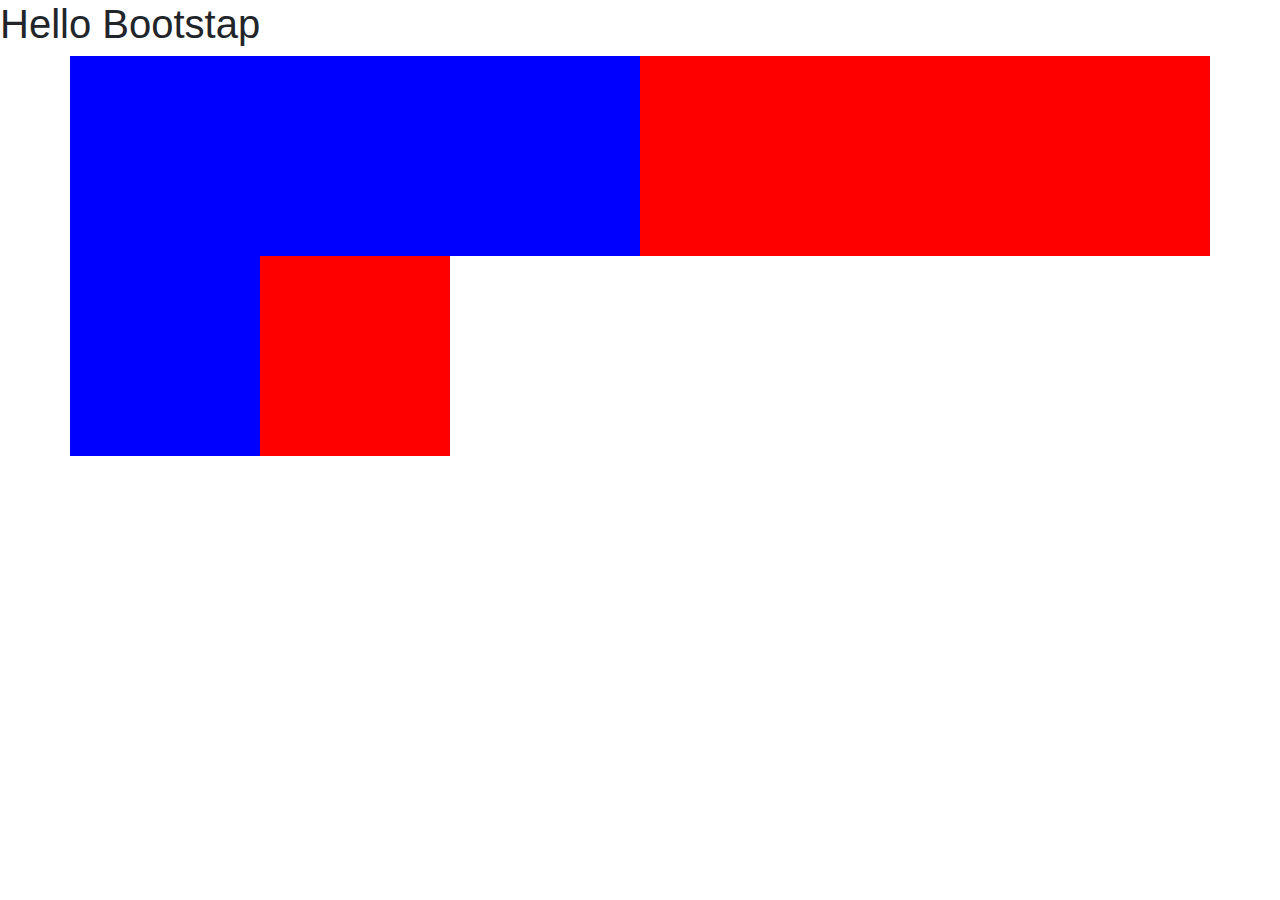
<file: boxes/index.html>
<html>
<head>
    <link 
    rel="stylesheet" 
      href="https://stackpath.bootstrapcdn.com/bootstrap/4.3.1/css/bootstrap.min.css" 
      integrity="sha384-ggOyR0iXCbMQv3Xipma34MD+dH/1fQ784/j6cY/iJTQUOhcWr7x9JvoRxT2MZw1T" 
      crossorigin="anonymous">

    <style>
      .block-blue{
    height: 200px;
    background-color: blue;
}

.block-red{
    height: 200px;
    background-color: red;
}
      </style>

      <title>Hello Bootstrap Start </title>

</head>
<body>
    <h1>Hello Bootstap</h1>
    <div class="container">
        <div class="row">
            <div class="col-6 block-blue"> </div>
            <div class ="col-6 block-red"> </div>
        </div>
    </div>

    <div class="container"> 
        <div class="row">
            <div class="col-12 col-sm-6 col-md-4 col-lg-2 block-blue"> </div>
            <div class ="col-12 col-sm-6 col-md-4 col-lg-2 block-red"> </div>
        </div>
    </div>


</body>


</html>
</file>
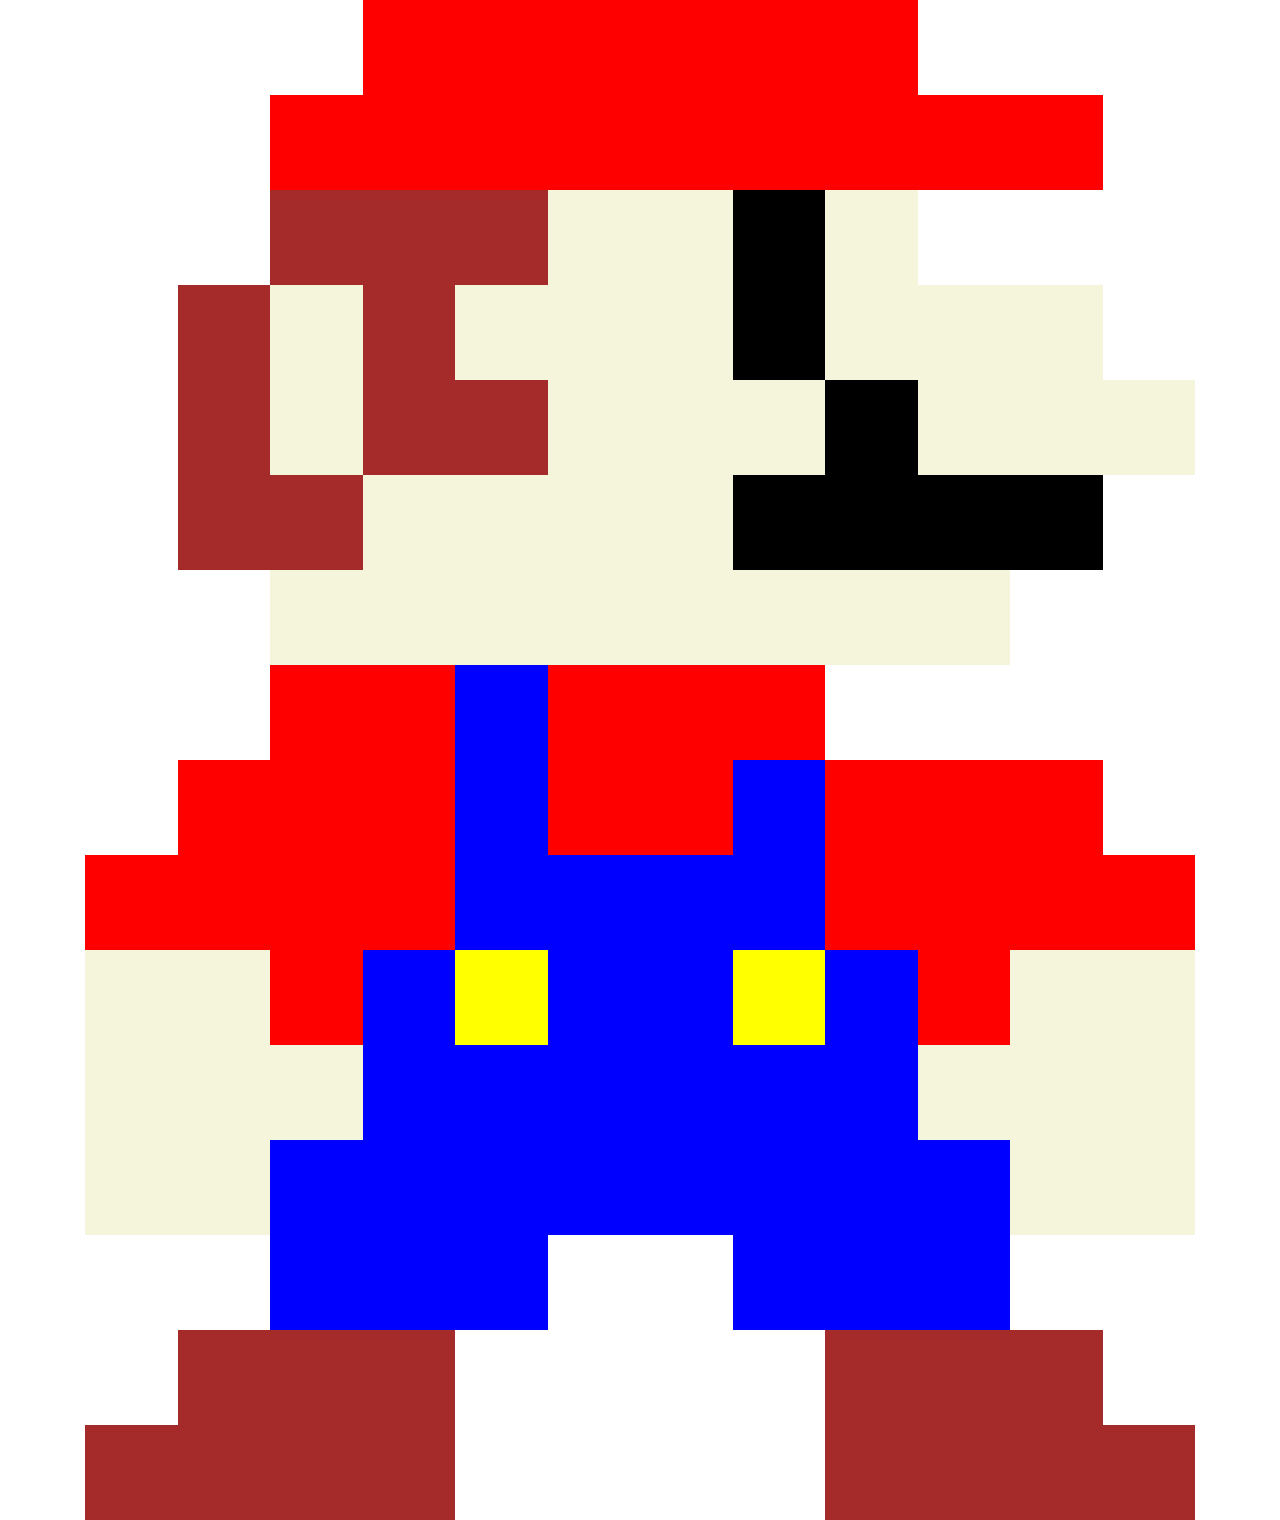
<file: mario/index.html>
<!DOCTYPE html>
<html>
<head>
	<title>Mario</title>
    <link 
    rel="stylesheet" 
    href="https://maxcdn.bootstrapcdn.com/bootstrap/4.0.0/css/bootstrap.min.css" 
    integrity="sha384-Gn5384xqQ1aoWXA+058RXPxPg6fy4IWvTNh0E263XmFcJlSAwiGgFAW/dAiS6JXm" 
    crossorigin="anonymous">

    <link rel="stylesheet" href="bootstraps.css">

</head>
<body>
	<!-- USE BOOTSTRAP'S CONTAINER, ROW, AND COLUMN CLASSES TO DRAW YOUR PIXEL ART! -->
    <div class="container">
        <div class="row">
            <div class="col-6 offset-3 red"> </div>
        </div>

    <div class ="row">
        <div class= "col-9 offset-2 red"></div>
    </div>

    <div class ="row">
        <div class= "col-3 offset-2 brown"></div>
        <div class= "col-2 beige"></div>
        <div class= "col-1 black"></div>
        <div class= "col-1 beige"></div>

    </div>

    <div class ="row">
            <div class= "col-1 offset-1 brown"></div>
            <div class= "col-1 beige"></div>
            <div class= "col-1 brown"></div>
            <div class= "col-3 beige"></div>
            <div class= "col-1 black"></div>
            <div class= "col-3 beige"></div>
    
        </div>

        <div class ="row">
                <div class= "col-1 offset-1 brown"></div>
                <div class= "col-1 beige"></div>
                <div class= "col-2 brown"></div>
                <div class= "col-3 beige"></div>
                <div class= "col-1 black"></div>
                <div class= "col-3 beige"></div>
        
        </div>

        <div class ="row">
                <div class= "col-2 offset-1 brown"></div>
                <div class= "col-4 beige"></div>
                <div class= "col-4 black"></div>
        </div>

        <div class="row">
                <div class="col-8 offset-2 beige"> </div>
        </div>

        <div class="row">
                <div class="col-2 offset-2 red"> </div>
                <div class="col-1  blue"> </div>
                <div class="col-3  red"> </div>
        </div>
     
        <div class="row">
                <div class="col-3 offset-1 red"> </div>
                <div class="col-1  blue"> </div>
                <div class="col-2  red"> </div>
                <div class="col-1  blue"> </div>
                <div class="col-3  red"> </div>
        </div>

        <div class="row">
                <div class="col-4  red"> </div>
                <div class="col-4  blue"> </div>
                <div class="col-4  red"> </div>
        </div>

        <div class="row">
                <div class="col-2  beige"> </div>
                <div class="col-1  red"> </div>
                <div class="col-1  blue"> </div>
                <div class="col-1  yellow"> </div>
                <div class="col-2  blue"> </div>
                <div class="col-1  yellow"> </div>
                <div class="col-1  blue"> </div>
                <div class="col-1  red"> </div>
                <div class="col-2  beige"> </div>
        </div>

        <div class="row">
                <div class="col-3  beige"> </div>
                <div class="col-6  blue"> </div>
                <div class="col-3  beige"> </div>
        </div>


        <div class="row">
                <div class="col-2  beige"> </div>
                <div class="col-8  blue"> </div>
                <div class="col-2  beige"> </div>
        </div>


        <div class="row">
                <div class="col-2  none"> </div>
                <div class="col-3  blue"> </div>
                <div class="col-2  none"> </div>
                <div class="col-3  blue"> </div>
        </div>

        <div class="row">
                <div class="col-1  none"> </div>
                <div class="col-3  brown"> </div>
                <div class="col-4  none"> </div>
                <div class="col-3  brown"> </div>
        </div>

        <div class="row">
                <div class="col-4  brown"> </div>
                <div class="col-4  none"> </div>
                <div class="col-4  brown"> </div>
        </div>

    </div>

    



</body>
</html>
</file>
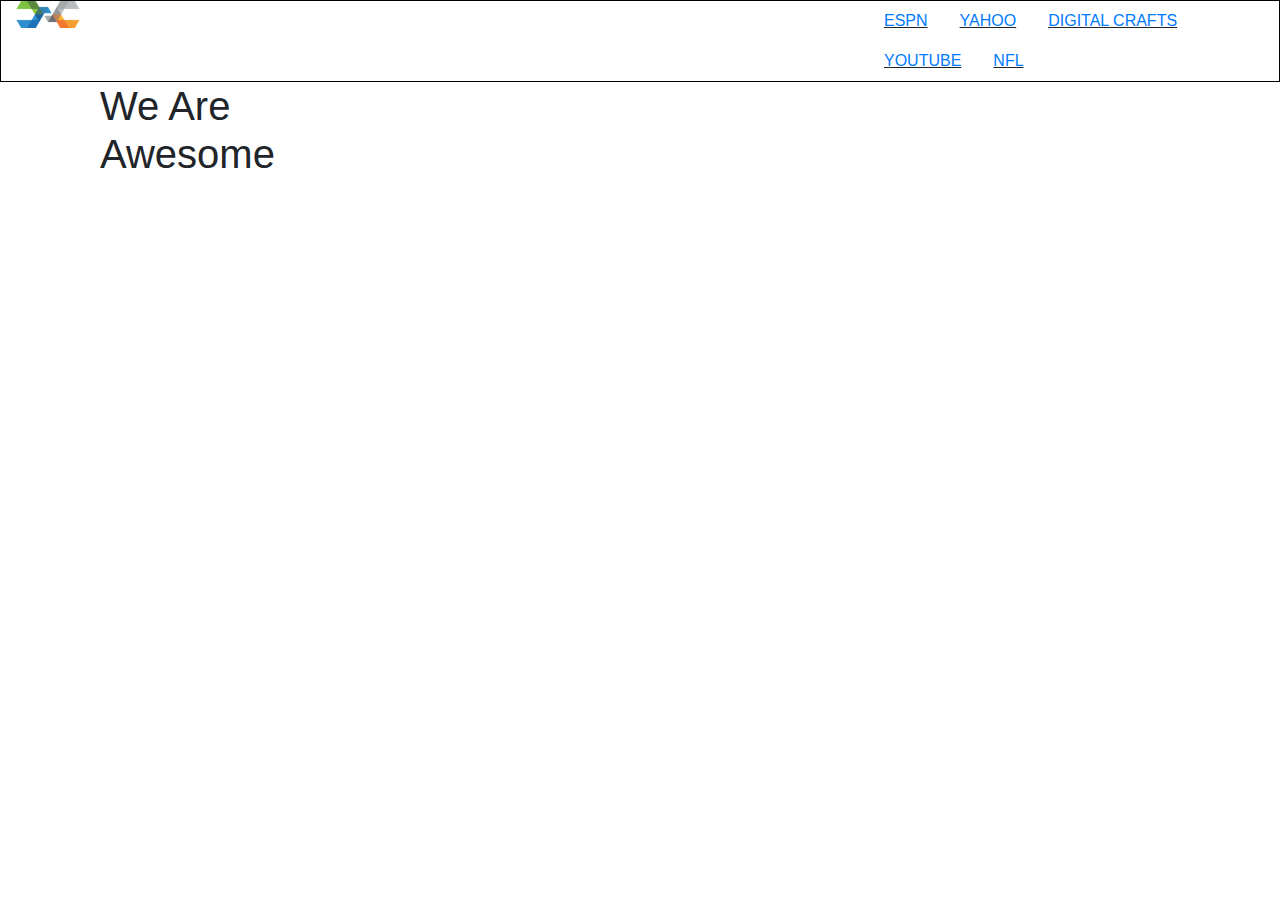
<file: OnePageWebsite/index.html>
<!DOCTYPE html>
<html>
<head>
    <title>Wireframe Webpage</title>
    <link 
    rel="stylesheet" 
    href="https://stackpath.bootstrapcdn.com/bootstrap/4.3.1/css/bootstrap.min.css" 
    integrity="sha384-ggOyR0iXCbMQv3Xipma34MD+dH/1fQ784/j6cY/iJTQUOhcWr7x9JvoRxT2MZw1T" 
    crossorigin="anonymous">

    <link rel="stylesheet" href="webpage.css">

</head>

<body>
<div class="container-fluid toppage">
    <div class="row justify-content-between"> 
        <div class ="col-4">
            <img src="logo.png" alt="">
        </div>
        <div class ="col-4">
            <ul class="nav">
                <li class="nav-item">
                    <a class = "nav-link active" href="www.espn.com">ESPN</a>
                </li>
                <li class="nav-item">
                    <a class= "nav-link active" href="www.yahoo.com">YAHOO  </a>
                </li>
                <li class="nav-item">
                        <a class= "nav-link active" href="www.digitialcrafts.com">DIGITAL CRAFTS </a>
                </li>

                <li class="nav-item">
                        <a class= "nav-link active" href="www.youtube.com">YOUTUBE  </a>
                    </li>
                
                <li class="nav-item">
                            <a class= "nav-link active" href="www.nfl.com">NFL  </a>
                        </li>
            </ul>
        </div>
    </div>
    </div>

    <div class="container">
        <div class="row-2 justify-content-md-center">
            <div class="col-2">
                <h1>We Are Awesome</h1>
            </div>

        </div>
        
    </div>

</body>

</html>
</file>
<file: OnePageWebsite/webpage.css>
.toppage{
    text-decoration: underline;
    border: solid black 1px;
}
</file>
<file: mario/bootstraps.css>
.row, .column {
    padding: 0px;
    margin: 0px;
    height: 45px;
}
.red {
    background-color: red;
}
.blue {
    background-color: blue;
}
.beige {
    background-color: beige;
}
.black {
    background-color: black;
}
.yellow {
    background-color: yellow;
}
.brown {
    background-color: brown;
}
.none {
    background-color: transparent;
}
@media (min-width: 576px) {
    .row, .column {
        height: 45px;
    }
}
@media (min-width: 768px) {
    .row, .column {
        height: 60px;
    }
}
@media (min-width: 992px) {
    .row, .column {
        height: 80px;
    }
}
@media (min-width: 1200px) {
    .row, .column {
        height: 95px;
    }
}
</file>
